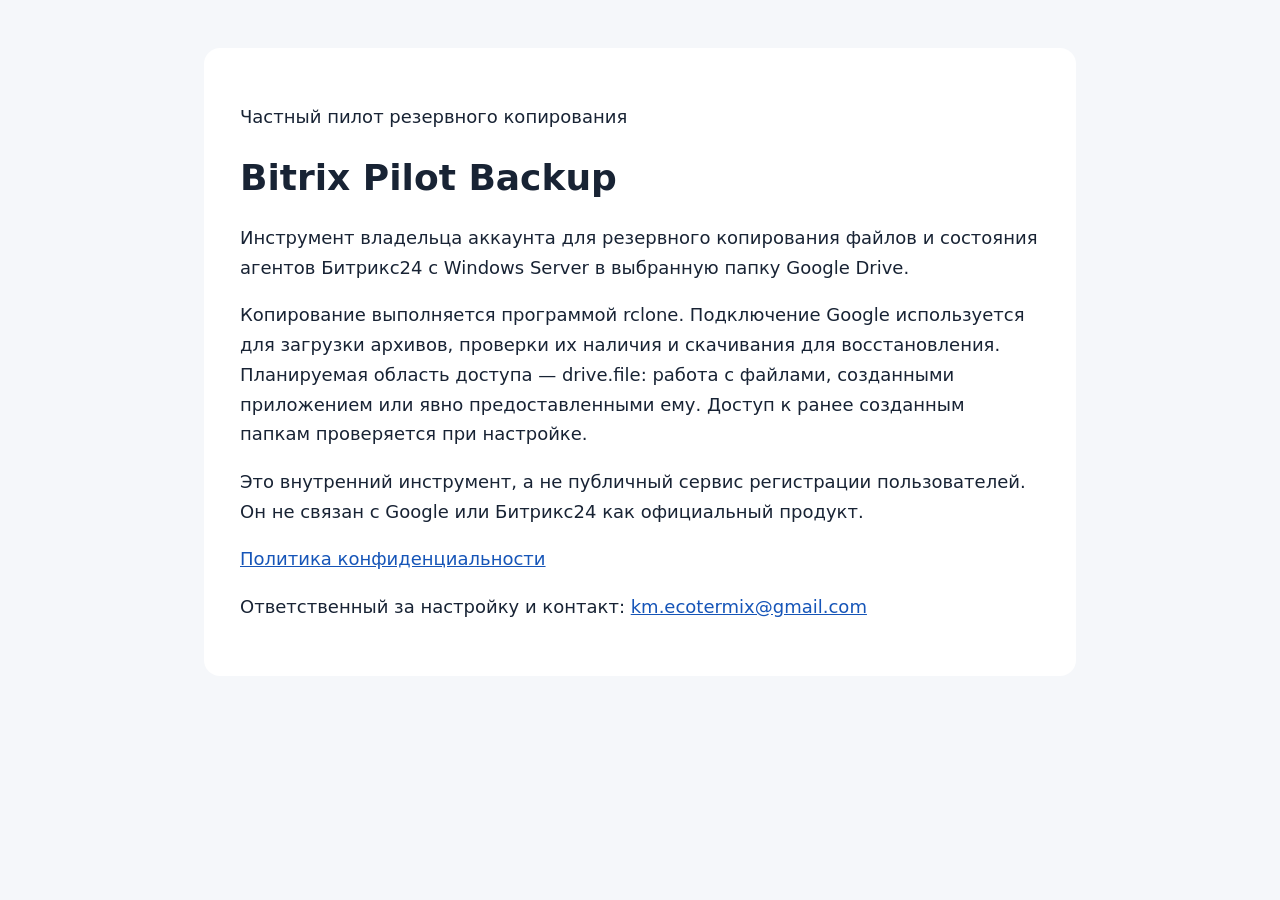
<file: index.html>
<!doctype html>
<html lang="ru"><meta charset="utf-8"><meta name="viewport" content="width=device-width,initial-scale=1"><title>Bitrix Pilot Backup</title><link rel="stylesheet" href="style.css">
<main><p>Частный пилот резервного копирования</p><h1>Bitrix Pilot Backup</h1>
<p>Инструмент владельца аккаунта для резервного копирования файлов и состояния агентов Битрикс24 с Windows Server в выбранную папку Google Drive.</p>
<p>Копирование выполняется программой rclone. Подключение Google используется для загрузки архивов, проверки их наличия и скачивания для восстановления. Планируемая область доступа — drive.file: работа с файлами, созданными приложением или явно предоставленными ему. Доступ к ранее созданным папкам проверяется при настройке.</p>
<p>Это внутренний инструмент, а не публичный сервис регистрации пользователей. Он не связан с Google или Битрикс24 как официальный продукт.</p>
<p><a href="privacy.html">Политика конфиденциальности</a></p><p>Ответственный за настройку и контакт: <a href="mailto:km.ecotermix@gmail.com">km.ecotermix@gmail.com</a></p>
</main></html>
</file>
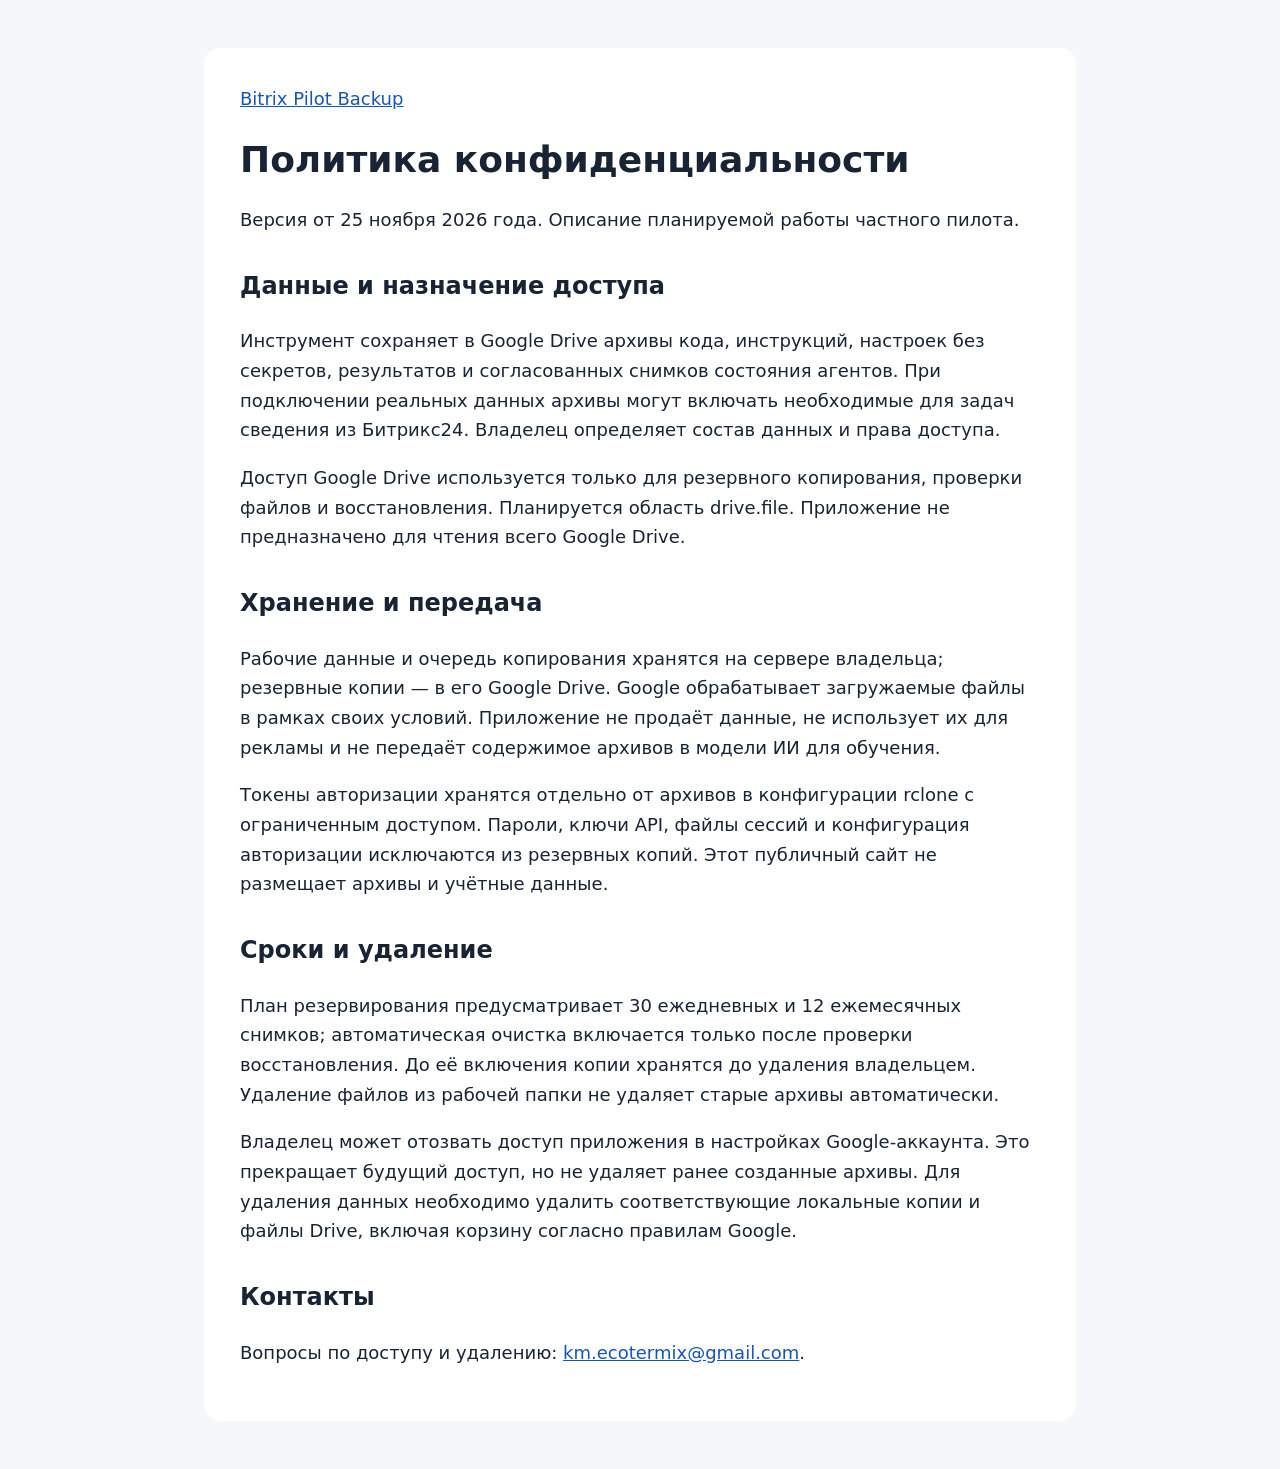
<file: privacy.html>
<!doctype html>
<html lang="ru"><meta charset="utf-8"><meta name="viewport" content="width=device-width,initial-scale=1"><title>Конфиденциальность — Bitrix Pilot Backup</title><link rel="stylesheet" href="style.css">
<main><a href="index.html">Bitrix Pilot Backup</a><h1>Политика конфиденциальности</h1><p>Версия от 25 ноября 2026 года. Описание планируемой работы частного пилота.</p>
<h2>Данные и назначение доступа</h2><p>Инструмент сохраняет в Google Drive архивы кода, инструкций, настроек без секретов, результатов и согласованных снимков состояния агентов. При подключении реальных данных архивы могут включать необходимые для задач сведения из Битрикс24. Владелец определяет состав данных и права доступа.</p>
<p>Доступ Google Drive используется только для резервного копирования, проверки файлов и восстановления. Планируется область drive.file. Приложение не предназначено для чтения всего Google Drive.</p>
<h2>Хранение и передача</h2><p>Рабочие данные и очередь копирования хранятся на сервере владельца; резервные копии — в его Google Drive. Google обрабатывает загружаемые файлы в рамках своих условий. Приложение не продаёт данные, не использует их для рекламы и не передаёт содержимое архивов в модели ИИ для обучения.</p>
<p>Токены авторизации хранятся отдельно от архивов в конфигурации rclone с ограниченным доступом. Пароли, ключи API, файлы сессий и конфигурация авторизации исключаются из резервных копий. Этот публичный сайт не размещает архивы и учётные данные.</p>
<h2>Сроки и удаление</h2><p>План резервирования предусматривает 30 ежедневных и 12 ежемесячных снимков; автоматическая очистка включается только после проверки восстановления. До её включения копии хранятся до удаления владельцем. Удаление файлов из рабочей папки не удаляет старые архивы автоматически.</p>
<p>Владелец может отозвать доступ приложения в настройках Google-аккаунта. Это прекращает будущий доступ, но не удаляет ранее созданные архивы. Для удаления данных необходимо удалить соответствующие локальные копии и файлы Drive, включая корзину согласно правилам Google.</p>
<h2>Контакты</h2><p>Вопросы по доступу и удалению: <a href="mailto:km.ecotermix@gmail.com">km.ecotermix@gmail.com</a>.</p>
</main></html>
</file>
<file: style.css>
body{margin:0;background:#f5f7fa;color:#182334;font:18px/1.65 system-ui,sans-serif}main{max-width:800px;margin:48px auto;padding:36px;background:white;border-radius:16px}h1{line-height:1.2;font-size:36px}h2{font-size:24px;margin-top:32px}a{color:#1655b8} @media(max-width:600px){main{margin:0;padding:24px;border-radius:0}}
</file>
